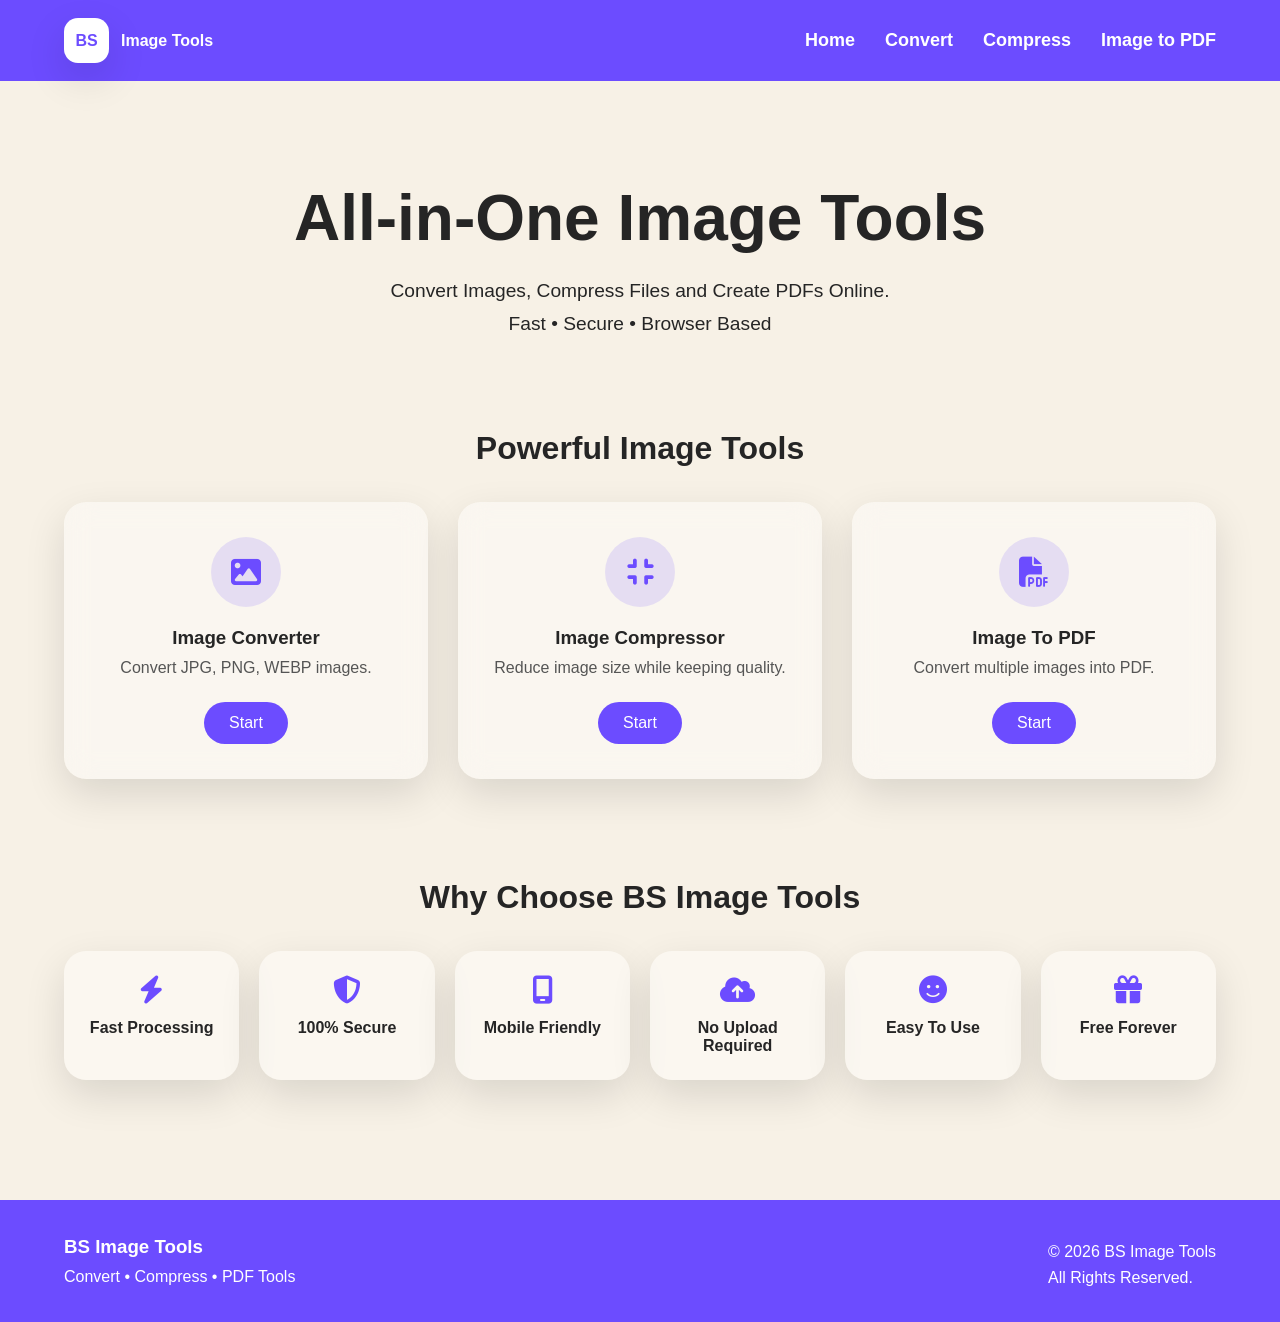
<file: index.html>
<!DOCTYPE html>
<html lang="en">
	<head>
		<!--===== Meta Tags ======-->
		<meta charset="UTF-8">
		<meta name="viewport" content="width=device-width, initial-scale=1.0">

		<!--===== Title ======-->
		<title>BS Image Tools - Free Online Image Converter, Compressor & PDF Creator</title>
		
		<!--===== Meta Tags ======-->
		<meta name="title" content="BS Image Tools - Free Online Image Converter, Compressor & PDF Creator">
		<meta name="description"content="BS Image Tools is a free online image toolkit to convert images, compress image size without losing quality, and convert JPG, PNG, WEBP images into PDF. Fast, secure and browser-based.">
		<meta name="keywords"content="image converter, image compressor, image to pdf, jpg to png, png to jpg, webp converter, reduce image size, online image tools, free image converter">
		<meta name="author" content="BS Image Tools">
		<meta name="robots" content="index, follow">
		<meta name="language" content="English">
		<meta name="theme-color" content="#2563eb">
		<meta name="application-name" content="BS Image Tools">

		<!--===== Favicon =====-->
		<link rel="icon" href="images/favicon.ico">

		<!--===== Open Graph =====-->
		<meta property="og:type" content="website">
		<meta property="og:title"content="BS Image Tools - Convert, Compress & Create PDF">
		<meta property="og:description"content="Free online image converter, compressor and image to PDF tool. Fast, secure and browser based.">
		<meta property="og:site_name"content="BS Image Tools">

		<!--===== Twitter =====-->
		<meta name="twitter:card" content="summary_large_image">
		<meta name="twitter:title"content="BS Image Tools">
		<meta name="twitter:description"content="Convert images, compress image size and create PDF online for free.">
			
		<!--===== Links ======-->
		<link rel="stylesheet" href="css/style.css">

		<link rel="stylesheet"
		href="https://cdnjs.cloudflare.com/ajax/libs/font-awesome/6.5.2/css/all.min.css">
		
		<!--===== Script Tags ======-->
		<script src="js/navbar.js" defer></script>
		<script src="js/footer-year.js" defer></script>
		
		<!--===== Structured Data =====-->
		<script type="application/ld+json">
		{
		  "@context":"https://schema.org",
		  "@type":"WebSite",
		  "name":"BS Image Tools",
		  "description":"Free online image converter, image compressor and image to PDF tools."
		}
		</script>
	</head>

	<body>
		
		<!--====== Navbar =======-->
		<header class="navbar">
			<div class="nav-container">
				<!--===== Brand Logo ======-->
				<a href="index.html" class="brand">
					<div class="logo-box">BS</div>
					<span>
						Image Tools
					</span>
				</a>
				
				<!--===== Hamburger Mobile Menu ======-->
				<button type="button" class="menu-toggle" id="menuToggle"
				aria-label="Open Menu">
					<i class="fa-solid fa-bars"></i>
				</button>
				
				<!--===== Navigation For Pages ======-->
				<nav class="nav-menu" id="navMenu" aria-label="Main Navigation">
					<a href="index.html">Home</a>
					<a href="pages/convert.html">Convert</a>
					<a href="pages/compressor.html">Compress</a>
					<a href="pages/image-to-pdf.html">Image to PDF</a>
				</nav>
			</div>
		</header>

		<main>
			<!--====== Hero Section =======-->
			<section class="hero">
				<div class="container">
					<!--==== Main Heading ===-->
					<h1>
						All-in-One Image Tools
					</h1>
					<!--==== Sub Heading ===-->
					<p>
						Convert Images, Compress Files and Create PDFs Online.
						<br>
						Fast • Secure • Browser Based
					</p>
				</div>
			</section>

			<!--===== Tools Section (Convertor,Compressor,PDF) =====-->
			<section class="tools-section">
				<div class="container">
				
					<!--==== Second Main Heading ====-->
					<h2>
						Powerful Image Tools
					</h2>
					
					<!--===== Tool Box Grid ======-->
					<div class="tools-grid">
					
						<!--====== Tool Card Design For All ======-->
						<!--====== Card 1 ======-->
						<div class="tool-card">
							<div class="tool-icon">
								<i class="fa-solid fa-image"></i>
							</div>
							
							<h3>Image Converter</h3>
							<p>Convert JPG, PNG, WEBP images.</p>
							<a href="pages/convert.html" class="btn" aria-label="Open Image Converter">Start</a>
						</div>

						<!--====== Card 2 ======-->
						<div class="tool-card">
							<div class="tool-icon">
								<i class="fa-solid fa-compress"></i>
							</div>
							
							<h3>Image Compressor</h3>
							<p>Reduce image size while keeping quality.</p>
							<a href="pages/compressor.html" class="btn" aria-label="Open Image Compressor">Start</a>
						</div>

						<!--====== Card 3 ======-->
						<div class="tool-card">
							<div class="tool-icon">
								<i class="fa-solid fa-file-pdf"></i>
							</div>
							
							<h3>Image To PDF</h3>
							<p>Convert multiple images into PDF.</p>
							<a href="pages/image-to-pdf.html" class="btn" aria-label="Open Image to PDF Converter">Start</a>
						</div>
					</div>
					
				</div>
			</section>
			
			<!--==== Feature Section  =====-->
			<section class="features">
				<div class="container">
					
					<!--====== Feature Heading ======-->
					<h2>Why Choose BS Image Tools</h2>
					
					<!--===== Feature Grid Layout =====-->
					<div class="feature-grid">
					
						<!--======= Feature Card Design For All ======-->
						<!--==== Card 1 ====-->
						<div class="feature-card">
							<i class="fa-solid fa-bolt"></i>
							<h3>Fast Processing</h3>
						</div>

						<!--==== Card 2 ====-->
						<div class="feature-card">
							<i class="fa-solid fa-shield-halved"></i>
							<h3>100% Secure</h3>
						</div>

						<!--==== Card 3 ====-->
						<div class="feature-card">
							<i class="fa-solid fa-mobile-screen"></i>
							<h3>Mobile Friendly</h3>
						</div>

						<!--==== Card 4 ====-->
						<div class="feature-card">
							<i class="fa-solid fa-cloud-arrow-up"></i>
							<h3>No Upload Required</h3>
						</div>

						<!--==== Card 5 ====-->
						<div class="feature-card">
							<i class="fa-solid fa-face-smile"></i>
							<h3>Easy To Use</h3>
						</div>

						<!--==== Card 6 ====-->
						<div class="feature-card">
							<i class="fa-solid fa-gift"></i>
							<h3>Free Forever</h3>
						</div>
					</div>
					
				</div>
			</section>
		</main>

		<!--====== Footer =======-->
		<footer class="footer">
			<div class="footer-container">
				
				<!--====== Left Side =======-->
				<div>
					<h3>BS Image Tools</h3>
					<p>Convert • Compress • PDF Tools</p>
				</div>
				<!--====== Right Side =======-->
				<div>
					<p>© <span id="year"></span> BS Image Tools</p>
					<p>All Rights Reserved.</p>
				</div>
				
			</div>
		</footer>

	</body>
</html>
</file>
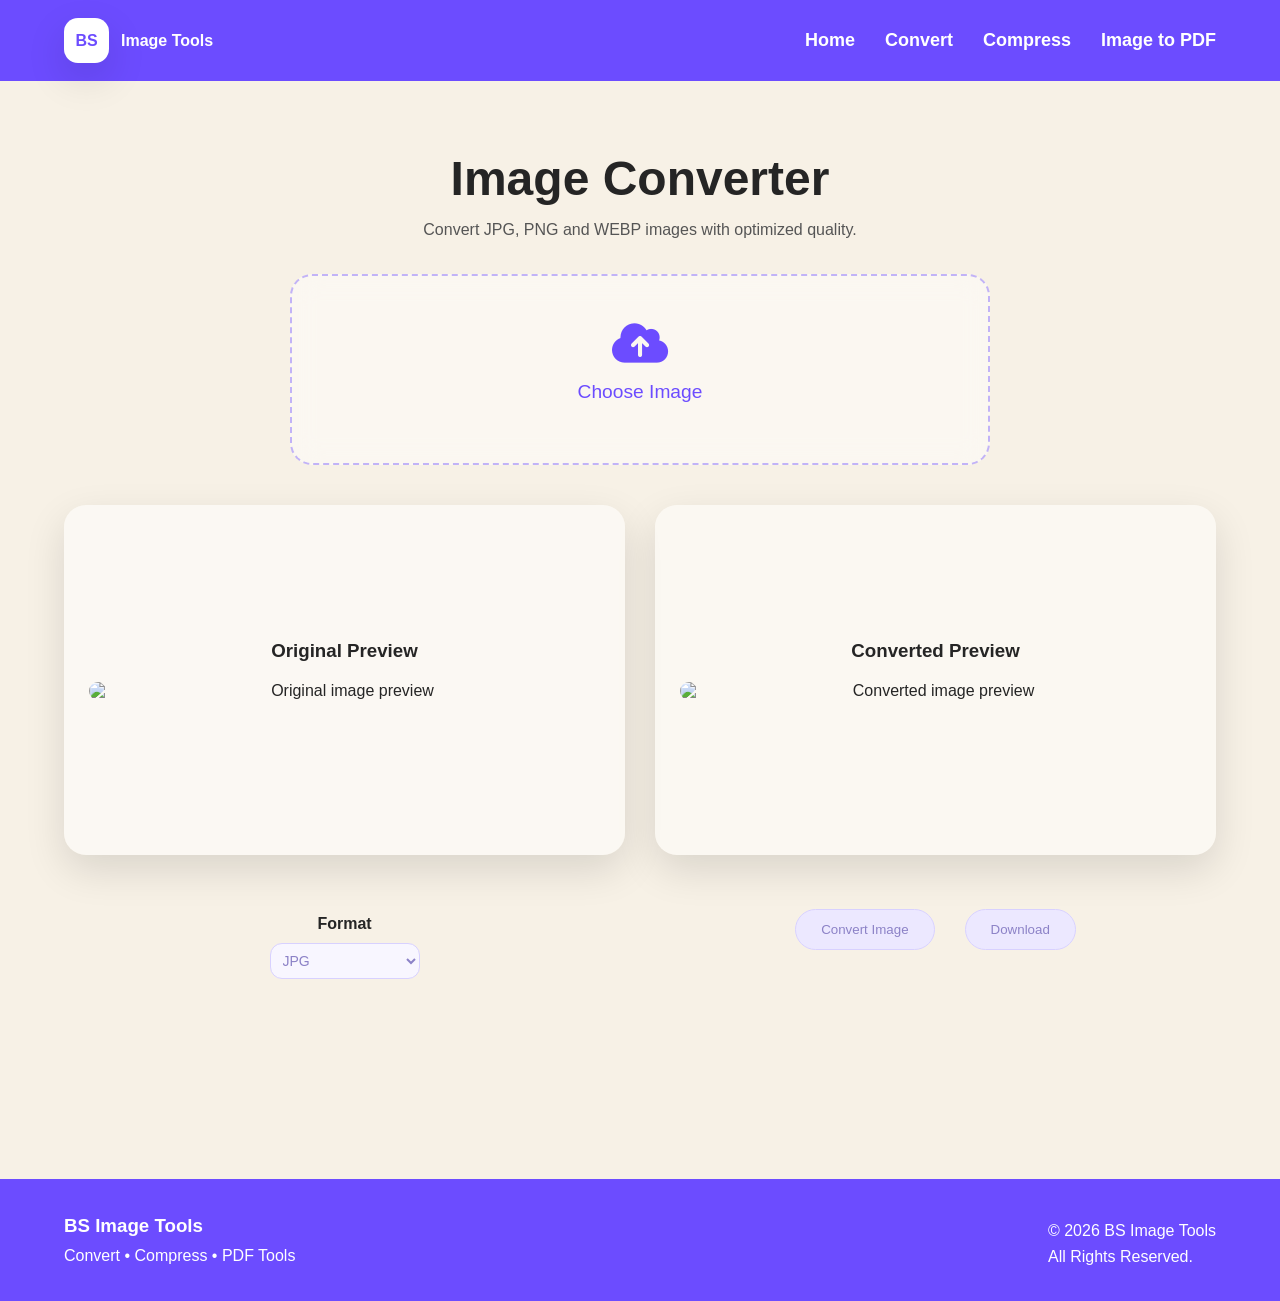
<file: pages/convert.html>
<!DOCTYPE html>
<html lang="en">
	<head>
		<!--===== Meta Tags ======-->
		<meta charset="UTF-8">
		<meta name="viewport" content="width=device-width, initial-scale=1.0">

		<!--===== Title ======-->
		<title>Image Converter - Convert JPG, PNG & WEBP Online | BS Image Tools</title>
		
		<!--===== Meta Tags ======-->
		<meta name="title" content="Image Converter - Convert JPG, PNG & WEBP Online Free | BS Image Tools">
		<meta name="description" content="Convert JPG, PNG and WEBP images online for free. Fast, secure and browser-based image converter with no uploads or registration required.">
		<meta name="keywords" content="image converter, jpg to png, png to jpg, webp converter, convert image online, free image converter">
		<meta name="author" content="BS Image Tools">
		<meta name="robots" content="index, follow">
		<meta name="language" content="English">
		<meta name="theme-color" content="#2563eb">
		<meta name="application-name" content="BS Image Tools">

		<!--===== Open Graph ======-->
		<meta property="og:type" content="website">
		<meta property="og:title" content="Image Converter - Convert JPG, PNG & WEBP Online">
		<meta property="og:description" content="Convert JPG, PNG and WEBP images online quickly and securely.">
		<meta property="og:site_name" content="BS Image Tools">

		<!--===== Twitter ======-->
		<meta name="twitter:card" content="summary_large_image">
		<meta name="twitter:title" content="Image Converter | BS Image Tools">
		<meta name="twitter:description" content="Free online image converter supporting JPG, PNG and WEBP.">
		
		<!--===== Links ======-->
		<link rel="stylesheet" href="../css/style.css">

		<link rel="stylesheet"
		href="https://cdnjs.cloudflare.com/ajax/libs/font-awesome/6.5.2/css/all.min.css">
		
		<!--===== Script Tags ======-->
		<script src="../js/navbar.js" defer></script>
		<script src="../js/footer-year.js" defer></script>
		<script src="../js/converter.js" defer></script>
		
		<!--===== Structured Data ======-->
		<script type="application/ld+json">
		{
		  "@context":"https://schema.org",
		  "@type":"WebApplication",
		  "name":"Image Converter",
		  "applicationCategory":"UtilitiesApplication",
		  "operatingSystem":"Any",
		  "description":"Convert JPG, PNG and WEBP images online for free."
		}
		</script>
	</head>

	<body>
		
		<!--====== Navbar =======-->
		<header class="navbar">
			<div class="nav-container">
				<!--===== Brand Logo ======-->
				<a href="../index.html" class="brand">
					<div class="logo-box">BS</div>
					<span>
						Image Tools
					</span>
				</a>
				
				<!--===== Hamburger Mobile Menu ======-->
				<button type="button" class="menu-toggle" id="menuToggle"
				aria-label="Open Menu">
					<i class="fa-solid fa-bars"></i>
				</button>
				
				<!--===== Navigation For Pages ======-->
				<nav class="nav-menu" id="navMenu" aria-label="Main Navigation">
					<a href="../index.html">Home</a>
					<a href="convert.html">Convert</a>
					<a href="compressor.html">Compress</a>
					<a href="image-to-pdf.html">Image to PDF</a>
				</nav>
			</div>
		</header>

		<main class="tool-page">
			<section class="container">
				
				<!--===== Main Heading ======-->
				<h1>Image Converter</h1>
				<p>Convert JPG, PNG and WEBP images with optimized quality.</p>

				<!--===== Image Upload From User ======-->
				<div class="upload-box">
					<label for="converterInput">
						<i class="fa-solid fa-cloud-arrow-up"></i>
						<br>
						Choose Image
					</label>
					<input type="file"id="converterInput"accept="image/*"hidden>
					<p id="converterError"></p>
				</div>
				
				<!--====== Uploaded Image View Port =======-->
				<!--====== Tool Layout ======-->
				<div class="tool-layout">
				
					<!--=== Original Image ===-->
					<div class="original-box">
					
						<!--=== Cross/Remove Selected Image Button  ===-->
						<button type="button" id="removeImage" class="remove-btn" hidden>
							<i class="fa-solid fa-xmark"></i>
						</button>
						
						<!--=== Original Image Viewer ===-->
						<h3>Original Preview</h3>
						<img id="originalPreview"alt="Original image preview">
						<p id="originalInfo"></p>
					</div>
					
					<!--=== Format ===-->
					<div class="controls-box">
						<div class="controls">
							<!--=== Format Select Box ===-->
							<label>Format
								<select id="formatSelect" disabled>
									<option value="image/jpeg">JPG</option>
									<option value="image/png">PNG</option>
									<option value="image/webp">WEBP</option>
								</select>
							</label>
						</div>
					</div>

					<!--=== Buttons ===-->
					<div class="button-box">
						<button type="button"class="btn" id="convertBtn" disabled>Convert Image</button>
						<button type="button"class="btn" id="downloadBtn" hidden disabled>Download</button>

						<div id="loader" hidden>Processing...</div>
					</div>

					<!--=== Converted Image ===-->
					<div class="result-box">
						<!--=== Converted Image Viewer ===-->
						<h3>Converted Preview</h3>
						<img id="convertedPreview"alt="Converted image preview">
						<p id="convertedInfo"></p>
					</div>
				</div>
				
			</section>
		</main>

		<!--====== Footer =======-->
		<footer class="footer">
			<div class="footer-container">
				
				<!--====== Left Side =======-->
				<div>
					<h3>BS Image Tools</h3>
					<p>Convert • Compress • PDF Tools</p>
				</div>
				<!--====== Right Side =======-->
				<div>
					<p>© <span id="year"></span> BS Image Tools</p>
					<p>All Rights Reserved.</p>
				</div>
				
			</div>
		</footer>
		
	</body>
</html>
</file>
<file: css/style.css>
@import "navbar.css";
@import "footer.css";
@import "tools.css";
@import "responsive.css";


:root{

    --cream:#f7f1e6;
    --card:#ffffff66;
    --primary:#6c4cff;
    --dark:#252525;

    --shadow:
    0 15px 40px rgba(0,0,0,.12);

    --radius:22px;

}


*{

    margin:0;
    padding:0;
    box-sizing:border-box;

}

html {
  scroll-behavior: smooth;
}


body{

    font-family:
    "Segoe UI",
    Arial,
    sans-serif;

    background:
    var(--cream);

    color:
    var(--dark);

    min-height:100vh;

}



a{

    text-decoration:none;

    color:inherit;

}



.container{

    width:90%;

    max-width:1200px;

    margin:auto;

}



h1,h2,h3{

    font-weight:700;

}



.hero{

    padding:
    100px 0 50px;

    text-align:center;

}



.hero h1{

    font-size:
    clamp(2.2rem,5vw,4rem);

}



.hero p{

    margin-top:20px;

    font-size:1.2rem;

    line-height:1.7;

}



.btn{

    display:inline-block;

    background:
    var(--primary);

    color:white;

    padding:
    12px 25px;

    border-radius:30px;

    transition:.3s;

}



.btn:hover{

    transform:translateY(-3px);

    opacity:.9;

}
/* ===== Disabled Buttons ===== */

.btn:disabled,
button:disabled{

    background:#ece8ff !important;

    color:#8c82c7 !important;

    border:1px solid #d8d1ff !important;

    cursor:not-allowed !important;

    pointer-events:none !important;

    opacity:1 !important;

    box-shadow:none !important;

}


/* ===== Disabled Select ===== */

select:disabled{

    background:#f8f6ff !important;

    color:#8c82c7 !important;

    border:1px solid #d8d1ff !important;

    cursor:not-allowed !important;

    opacity:1 !important;

}
</file>
